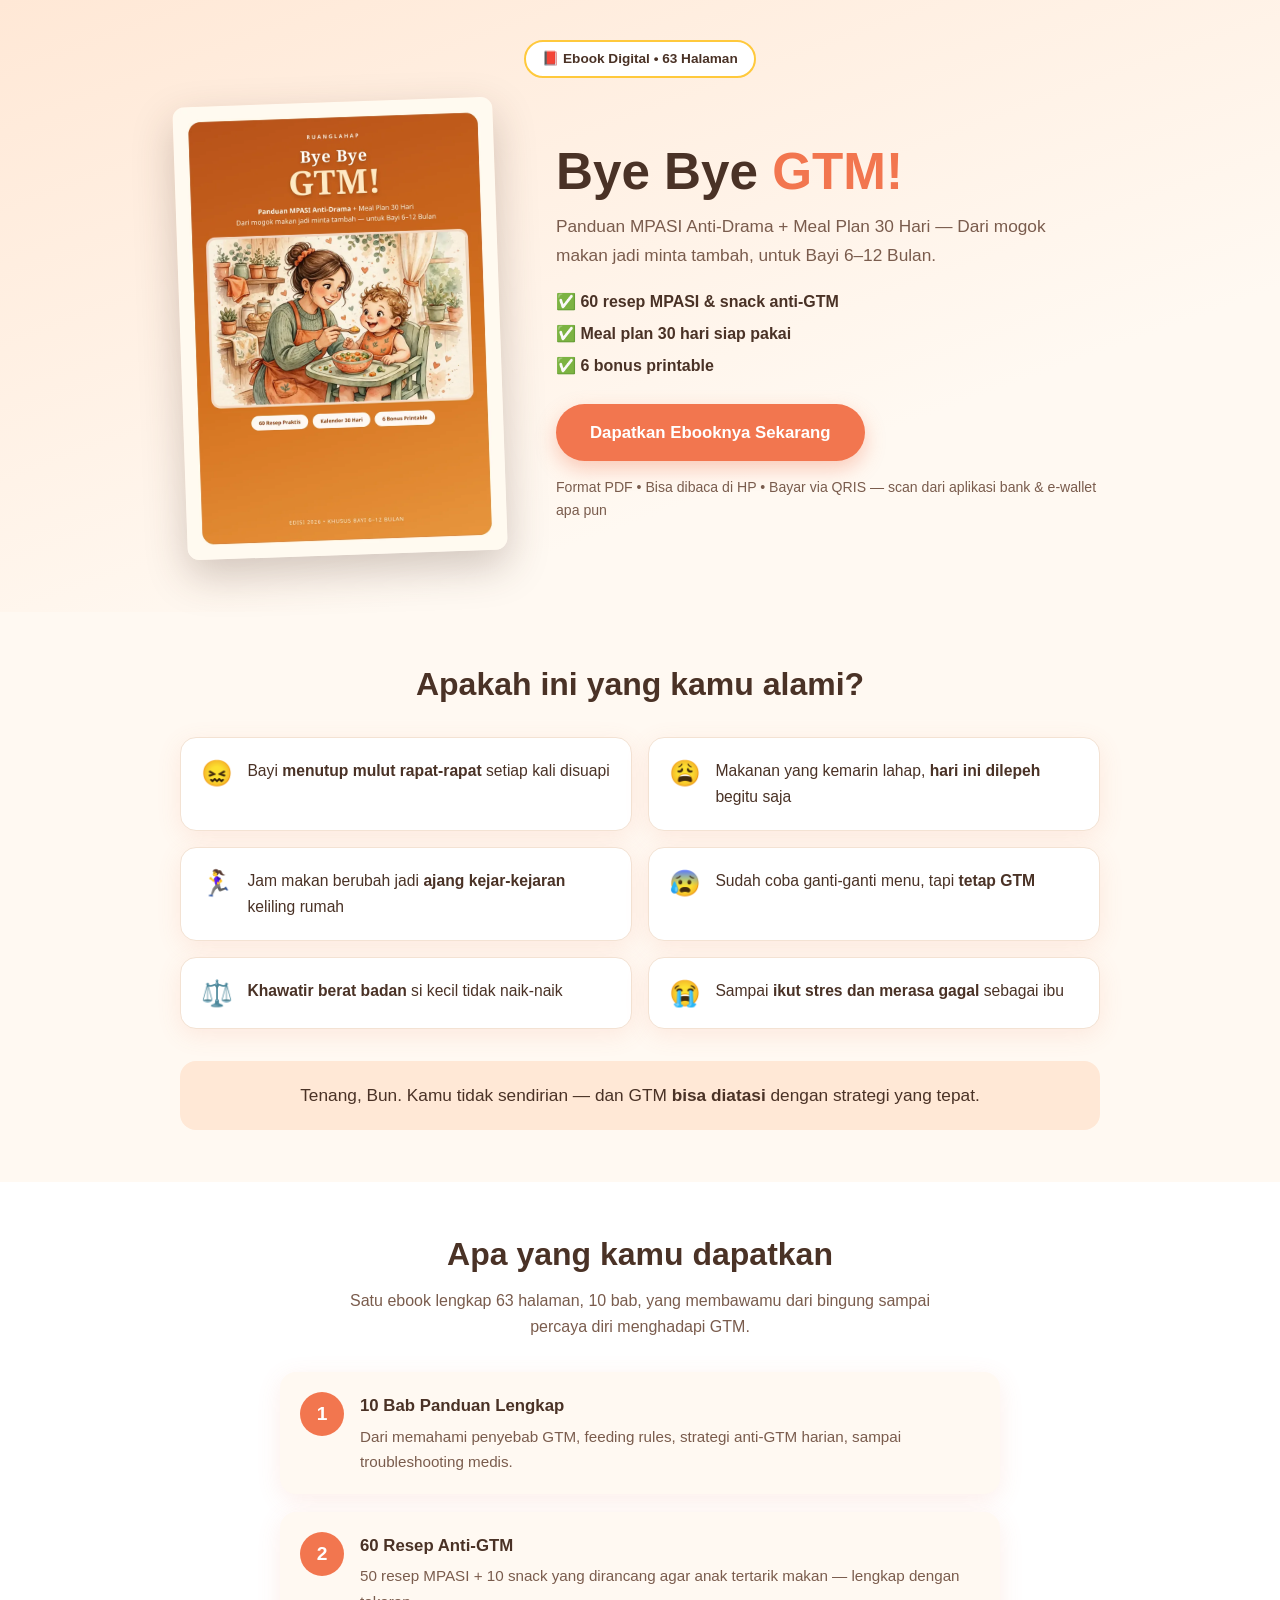
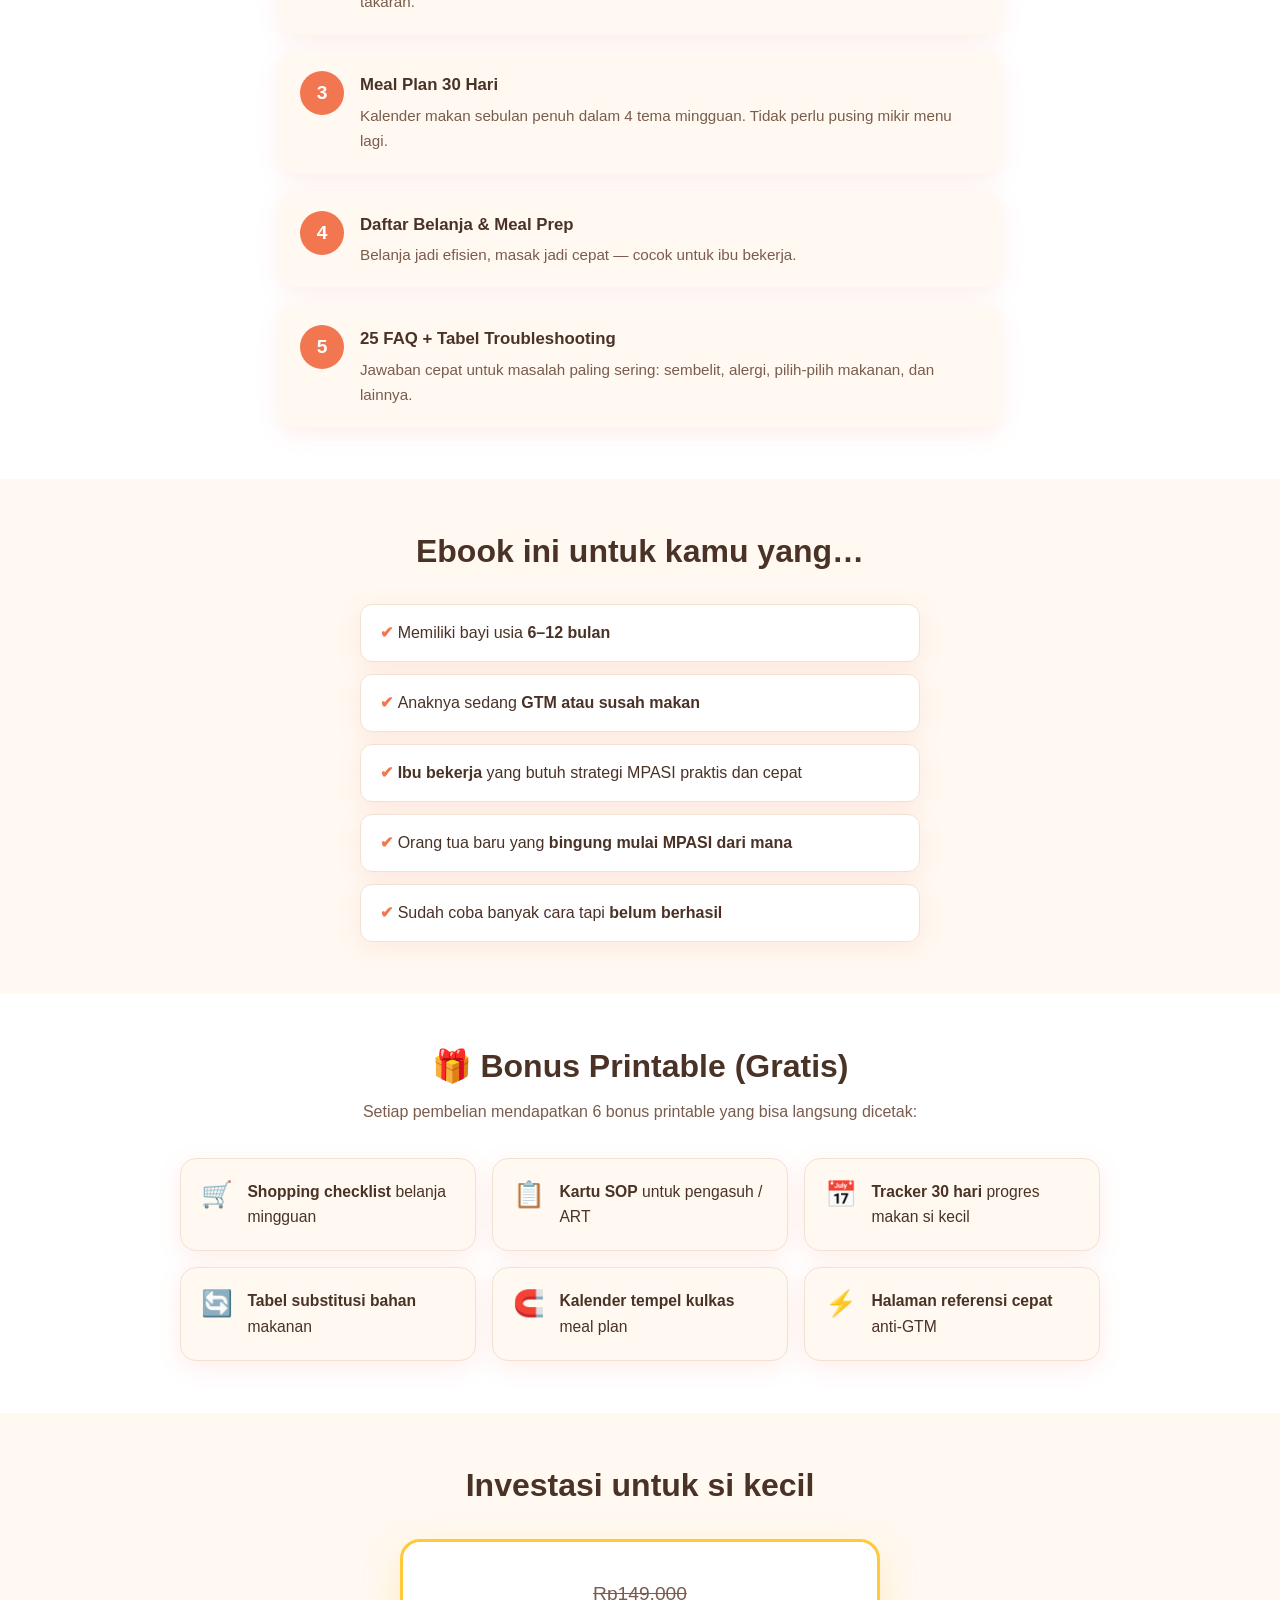
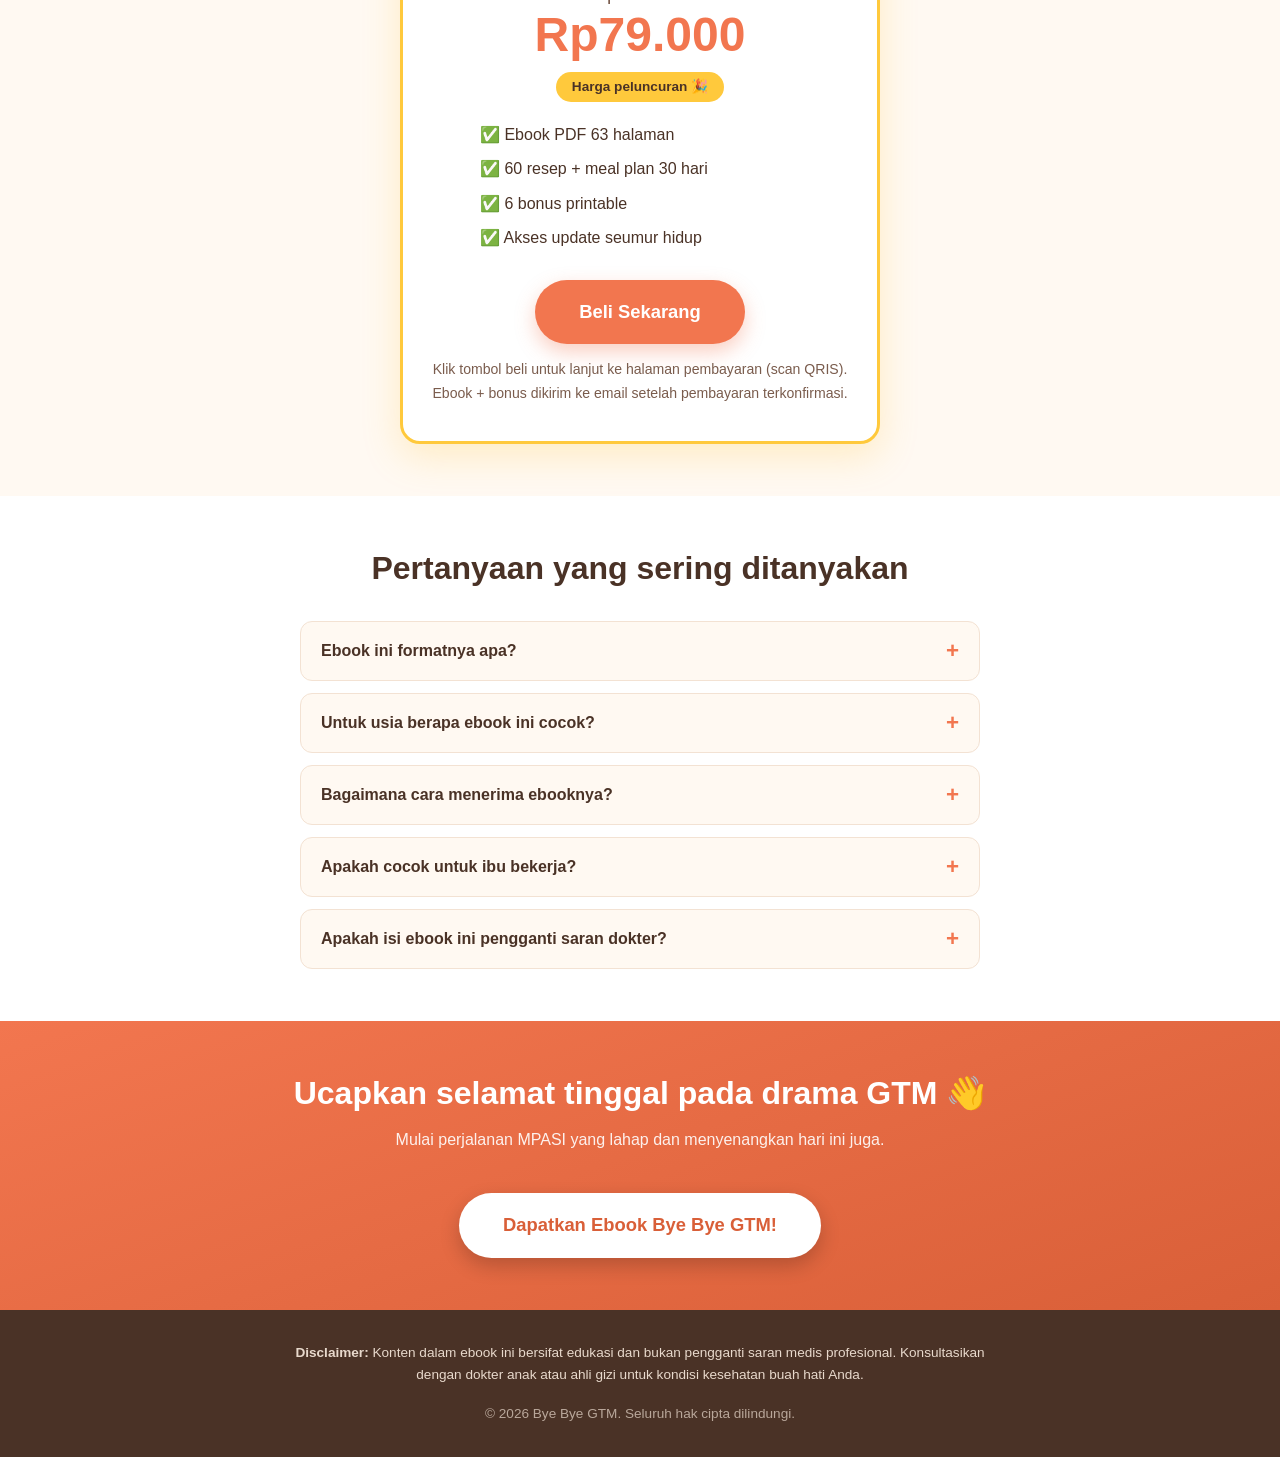
<file: index.html>
<!DOCTYPE html>
<html lang="id">
<head>
  <meta charset="UTF-8">
  <meta name="viewport" content="width=device-width, initial-scale=1.0">
  <title>Bye Bye GTM! — Panduan MPASI Anti-Drama + Meal Plan 30 Hari</title>
  <meta name="description" content="Ebook digital 63 halaman: panduan MPASI anti-drama, 60 resep, dan meal plan 30 hari untuk bayi 6–12 bulan. Dari mogok makan jadi minta tambah.">
  <link rel="stylesheet" href="styles.css">
</head>
<body>

  <!-- ============ HERO ============ -->
  <header class="hero">
    <div class="container">
      <!-- PEMBAYARAN: QRIS statis — tombol beli mengarah ke halaman bayar.html -->
      <span class="badge">📕 Ebook Digital • 63 Halaman</span>
      <div class="hero-grid">
        <div class="hero-cover">
          <img src="[data-uri]" alt="Cover ebook Bye Bye GTM! — Panduan MPASI Anti-Drama" width="800" height="1132" fetchpriority="high">
        </div>
        <div class="hero-text">
          <h1>Bye Bye <span class="hl">GTM!</span></h1>
          <p class="subtitle">Panduan MPASI Anti-Drama + Meal Plan 30 Hari — Dari mogok makan jadi minta tambah, untuk Bayi 6–12 Bulan.</p>
          <ul class="hero-points">
            <li>✅ 60 resep MPASI &amp; snack anti-GTM</li>
            <li>✅ Meal plan 30 hari siap pakai</li>
            <li>✅ 6 bonus printable</li>
          </ul>
          <!-- PEMBAYARAN: tombol ke halaman bayar.html -->
          <a class="btn btn-cta" href="bayar.html">Dapatkan Ebooknya Sekarang</a>
          <p class="hero-note">Format PDF • Bisa dibaca di HP • Bayar via QRIS — scan dari aplikasi bank & e-wallet apa pun</p>
        </div>
      </div>
    </div>
  </header>

  <!-- ============ PAIN POINTS ============ -->
  <section class="section" id="masalah">
    <div class="container">
      <h2>Apakah ini yang kamu alami?</h2>
      <div class="cards">
        <div class="card"><span class="emoji">😖</span><p>Bayi <strong>menutup mulut rapat-rapat</strong> setiap kali disuapi</p></div>
        <div class="card"><span class="emoji">😩</span><p>Makanan yang kemarin lahap, <strong>hari ini dilepeh</strong> begitu saja</p></div>
        <div class="card"><span class="emoji">🏃‍♀️</span><p>Jam makan berubah jadi <strong>ajang kejar-kejaran</strong> keliling rumah</p></div>
        <div class="card"><span class="emoji">😰</span><p>Sudah coba ganti-ganti menu, tapi <strong>tetap GTM</strong></p></div>
        <div class="card"><span class="emoji">⚖️</span><p><strong>Khawatir berat badan</strong> si kecil tidak naik-naik</p></div>
        <div class="card"><span class="emoji">😭</span><p>Sampai <strong>ikut stres dan merasa gagal</strong> sebagai ibu</p></div>
      </div>
      <p class="reassure">Tenang, Bun. Kamu tidak sendirian — dan GTM <strong>bisa diatasi</strong> dengan strategi yang tepat.</p>
    </div>
  </section>

  <!-- ============ ISI EBOOK ============ -->
  <section class="section alt" id="isi">
    <div class="container">
      <h2>Apa yang kamu dapatkan</h2>
      <p class="lead">Satu ebook lengkap 63 halaman, 10 bab, yang membawamu dari bingung sampai percaya diri menghadapi GTM.</p>
      <div class="benefits">
        <div class="benefit"><span class="num">1</span><div><h3>10 Bab Panduan Lengkap</h3><p>Dari memahami penyebab GTM, feeding rules, strategi anti-GTM harian, sampai troubleshooting medis.</p></div></div>
        <div class="benefit"><span class="num">2</span><div><h3>60 Resep Anti-GTM</h3><p>50 resep MPASI + 10 snack yang dirancang agar anak tertarik makan — lengkap dengan takaran.</p></div></div>
        <div class="benefit"><span class="num">3</span><div><h3>Meal Plan 30 Hari</h3><p>Kalender makan sebulan penuh dalam 4 tema mingguan. Tidak perlu pusing mikir menu lagi.</p></div></div>
        <div class="benefit"><span class="num">4</span><div><h3>Daftar Belanja &amp; Meal Prep</h3><p>Belanja jadi efisien, masak jadi cepat — cocok untuk ibu bekerja.</p></div></div>
        <div class="benefit"><span class="num">5</span><div><h3>25 FAQ + Tabel Troubleshooting</h3><p>Jawaban cepat untuk masalah paling sering: sembelit, alergi, pilih-pilih makanan, dan lainnya.</p></div></div>
      </div>
    </div>
  </section>

  <!-- ============ UNTUK SIAPA ============ -->
  <section class="section" id="untuk-siapa">
    <div class="container">
      <h2>Ebook ini untuk kamu yang…</h2>
      <ul class="checklist">
        <li>Memiliki bayi usia <strong>6–12 bulan</strong></li>
        <li>Anaknya sedang <strong>GTM atau susah makan</strong></li>
        <li><strong>Ibu bekerja</strong> yang butuh strategi MPASI praktis dan cepat</li>
        <li>Orang tua baru yang <strong>bingung mulai MPASI dari mana</strong></li>
        <li>Sudah coba banyak cara tapi <strong>belum berhasil</strong></li>
      </ul>
    </div>
  </section>

  <!-- ============ BONUS ============ -->
  <section class="section alt" id="bonus">
    <div class="container">
      <h2>🎁 Bonus Printable (Gratis)</h2>
      <p class="lead">Setiap pembelian mendapatkan 6 bonus printable yang bisa langsung dicetak:</p>
      <div class="cards bonus-grid">
        <div class="card"><span class="emoji">🛒</span><p><strong>Shopping checklist</strong> belanja mingguan</p></div>
        <div class="card"><span class="emoji">📋</span><p><strong>Kartu SOP</strong> untuk pengasuh / ART</p></div>
        <div class="card"><span class="emoji">📅</span><p><strong>Tracker 30 hari</strong> progres makan si kecil</p></div>
        <div class="card"><span class="emoji">🔄</span><p><strong>Tabel substitusi bahan</strong> makanan</p></div>
        <div class="card"><span class="emoji">🧲</span><p><strong>Kalender tempel kulkas</strong> meal plan</p></div>
        <div class="card"><span class="emoji">⚡</span><p><strong>Halaman referensi cepat</strong> anti-GTM</p></div>
      </div>
    </div>
  </section>

  <!-- ============ HARGA ============ -->
  <section class="section" id="harga">
    <div class="container">
      <h2>Investasi untuk si kecil</h2>
      <div class="price-card">
        <!-- PLACEHOLDER: harga Rp79.000 / Rp149.000 masih contoh, sesuaikan dengan harga jual final -->
        <p class="price-old">Rp149.000</p>
        <p class="price-new">Rp79.000</p>
        <p class="price-label">Harga peluncuran 🎉</p>
        <ul class="price-includes">
          <li>✅ Ebook PDF 63 halaman</li>
          <li>✅ 60 resep + meal plan 30 hari</li>
          <li>✅ 6 bonus printable</li>
          <li>✅ Akses update seumur hidup</li>
        </ul>
        <!-- PEMBAYARAN: tombol ke halaman bayar.html -->
        <a class="btn btn-cta btn-big" href="bayar.html">Beli Sekarang</a>
        <p class="price-note">Klik tombol beli untuk lanjut ke halaman pembayaran (scan QRIS). Ebook + bonus dikirim ke email setelah pembayaran terkonfirmasi.</p>
      </div>
    </div>
  </section>



  <!-- ============ FAQ ============ -->
  <section class="section alt" id="faq">
    <div class="container">
      <h2>Pertanyaan yang sering ditanyakan</h2>
      <div class="faq">
        <div class="faq-item">
          <button class="faq-q" aria-expanded="false">Ebook ini formatnya apa?</button>
          <div class="faq-a"><p>Ebook berbentuk <strong>PDF digital 63 halaman</strong> yang bisa dibaca di HP, tablet, atau laptop — dan bisa juga dicetak.</p></div>
        </div>
        <div class="faq-item">
          <button class="faq-q" aria-expanded="false">Untuk usia berapa ebook ini cocok?</button>
          <div class="faq-a"><p>Dirancang untuk <strong>bayi usia 6–12 bulan</strong>, dengan fokus utama mengatasi GTM (gerakan tutup mulut / anak susah makan).</p></div>
        </div>
        <div class="faq-item">
          <button class="faq-q" aria-expanded="false">Bagaimana cara menerima ebooknya?</button>
          <div class="faq-a"><p>Klik tombol beli, scan kode QRIS dengan aplikasi bank atau e-wallet, bayar sesuai nominal, dan file ebook + bonus akan <strong>dikirim langsung</strong> ke email-mu setelah pembayaran terkonfirmasi.</p></div>
        </div>
        <div class="faq-item">
          <button class="faq-q" aria-expanded="false">Apakah cocok untuk ibu bekerja?</button>
          <div class="faq-a"><p>Sangat cocok. Ada bab khusus <strong>meal prep</strong> dan bonus <strong>kartu SOP untuk pengasuh</strong>, jadi MPASI tetap jalan meski kamu sibuk.</p></div>
        </div>
        <div class="faq-item">
          <button class="faq-q" aria-expanded="false">Apakah isi ebook ini pengganti saran dokter?</button>
          <div class="faq-a"><p><strong>Tidak.</strong> Konten ebook bersifat edukasi. Untuk kondisi medis atau tumbuh kembang si kecil, konsultasikan dengan dokter anak atau ahli gizi.</p></div>
        </div>
      </div>
    </div>
  </section>

  <!-- ============ CTA AKHIR ============ -->
  <section class="section cta-final">
    <div class="container">
      <h2>Ucapkan selamat tinggal pada drama GTM 👋</h2>
      <p class="lead">Mulai perjalanan MPASI yang lahap dan menyenangkan hari ini juga.</p>
      <!-- PEMBAYARAN: tombol ke halaman bayar.html -->
      <a class="btn btn-cta btn-big" href="bayar.html">Dapatkan Ebook Bye Bye GTM!</a>
    </div>
  </section>

  <!-- ============ FOOTER ============ -->
  <footer class="footer">
    <div class="container">
      <p class="disclaimer"><strong>Disclaimer:</strong> Konten dalam ebook ini bersifat edukasi dan bukan pengganti saran medis profesional. Konsultasikan dengan dokter anak atau ahli gizi untuk kondisi kesehatan buah hati Anda.</p>
      <p class="copyright">© 2026 Bye Bye GTM. Seluruh hak cipta dilindungi.</p>
    </div>
  </footer>

  <script src="script.js"></script>
</body>
</html>
</file>
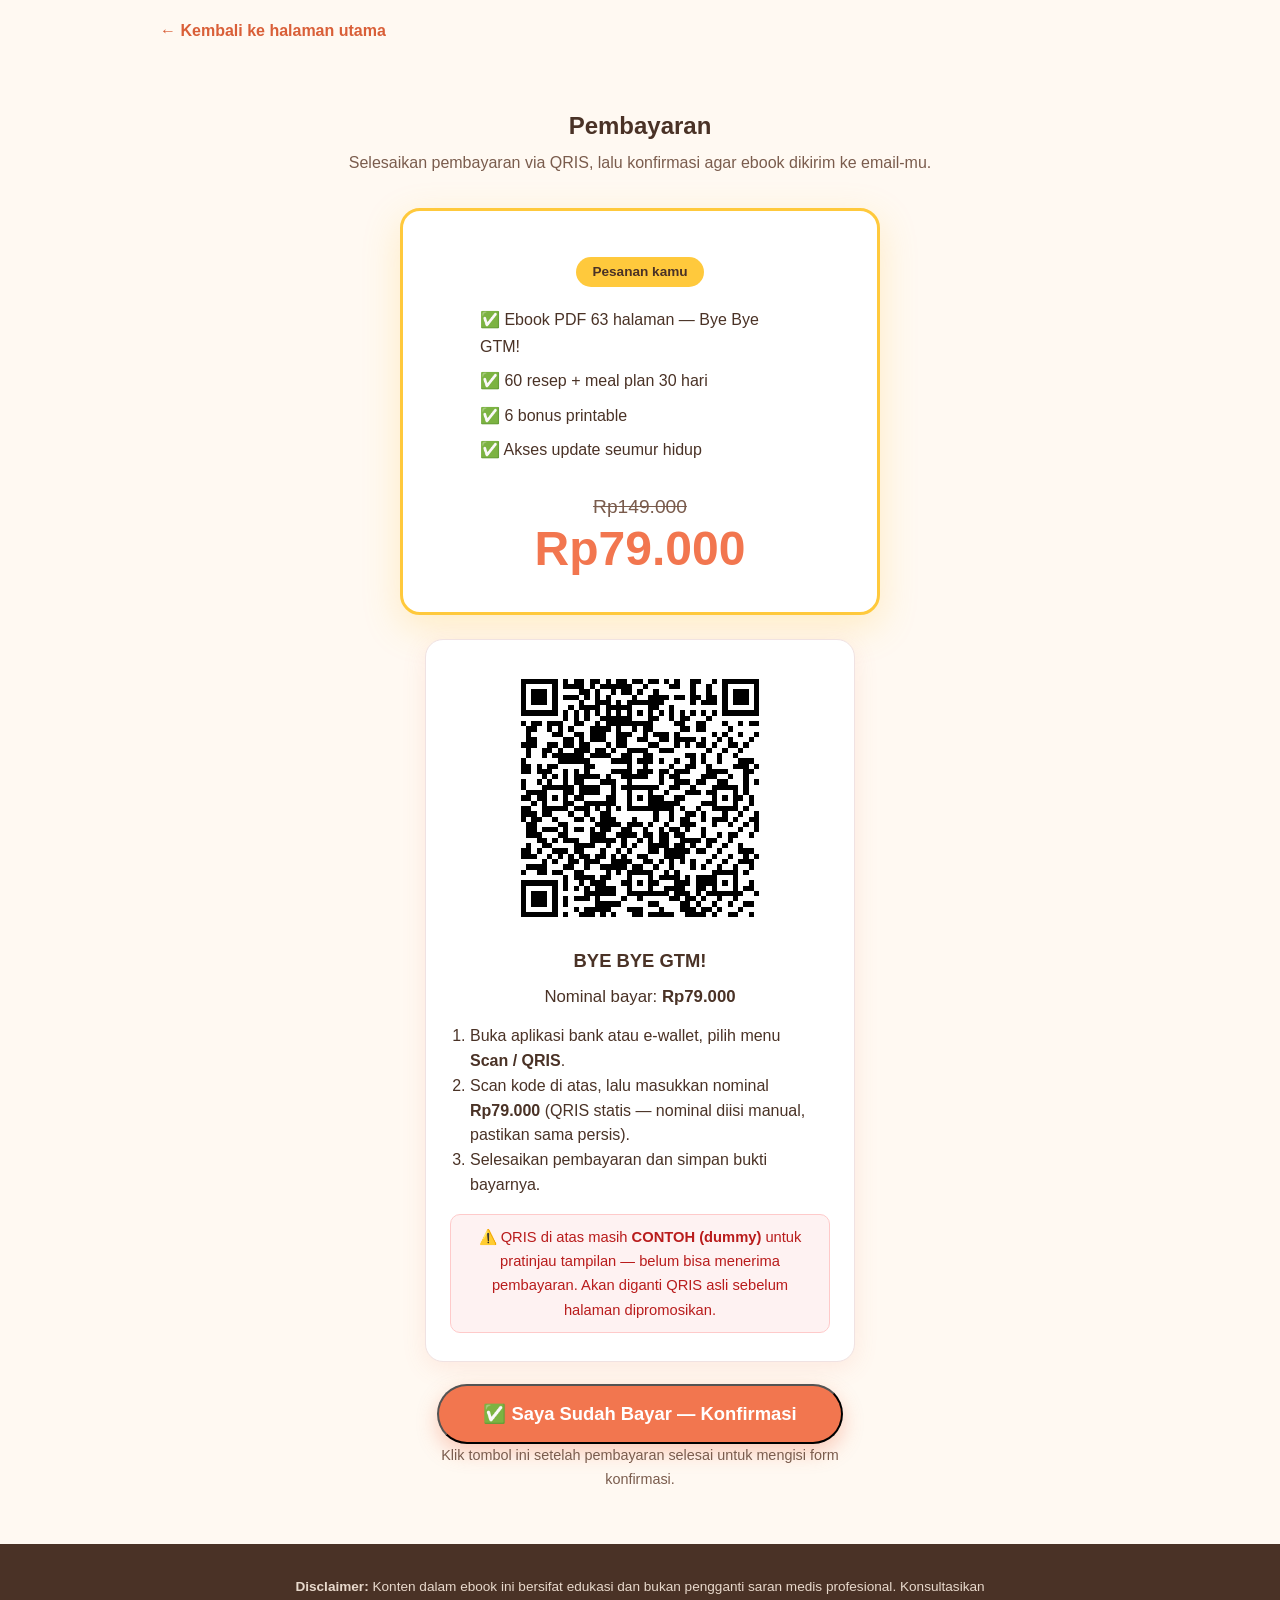
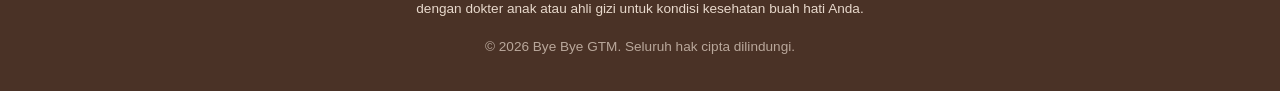
<file: bayar.html>
<!DOCTYPE html>
<html lang="id">
<head>
  <meta charset="UTF-8">
  <meta name="viewport" content="width=device-width, initial-scale=1.0">
  <title>Pembayaran — Bye Bye GTM!</title>
  <meta name="description" content="Halaman pembayaran ebook Bye Bye GTM! via QRIS.">
  <link rel="stylesheet" href="styles.css">
  <style>
    .pay-top{padding:18px 0 0}
    .back-link{color:var(--coral-dark);text-decoration:none;font-weight:600}
    .pay-title{text-align:center;margin:10px 0 4px}
    .pay-sub{text-align:center;color:var(--brown-soft);margin:0 0 8px}
    .qris-card{max-width:430px;margin:24px auto 0;background:#fff;border:1px solid #f0e2e2;border-radius:18px;padding:28px 24px;text-align:center;box-shadow:var(--shadow)}
    .qris-card img{width:260px;height:260px;image-rendering:pixelated}
    .qris-merchant{font-weight:700;font-size:1.15rem;margin:10px 0 2px}
    .qris-amount{font-size:1.05rem;margin:6px 0 14px}
    .qris-steps{text-align:left;margin:0 auto;max-width:340px;line-height:1.55}
    .qris-note{margin-top:16px;color:#b91c1c;background:#fef2f2;border:1px solid #fecaca;border-radius:10px;padding:10px 12px;font-size:.92rem}
    .confirm-wrap{max-width:430px;margin:22px auto 0;text-align:center}
    .form-card{max-width:430px;margin:24px auto 0;background:#fff;border:1px solid #f0e2e2;border-radius:18px;padding:28px 24px;box-shadow:var(--shadow)}
    .form-card label{display:block;text-align:left;font-weight:600;margin:14px 0 6px}
    .form-card input{width:100%;box-sizing:border-box;padding:12px 14px;border:1px solid #e3cfc2;border-radius:10px;font-size:1rem;font-family:inherit}
    .form-card .hint{font-size:.9rem;color:var(--brown-soft);text-align:left;margin-top:4px}
    .form-card button{margin-top:20px;width:100%}
    .ok-note{display:none;margin-top:16px;color:#166534;background:#f0fdf4;border:1px solid #bbf7d0;border-radius:10px;padding:10px 12px;font-size:.95rem}
    [hidden]{display:none !important}
  </style>
</head>
<body>

  <div class="container pay-top">
    <a class="back-link" href="index.html">← Kembali ke halaman utama</a>
  </div>

  <section class="section">
    <div class="container">
      <h1 class="pay-title">Pembayaran</h1>
      <p class="pay-sub">Selesaikan pembayaran via QRIS, lalu konfirmasi agar ebook dikirim ke email-mu.</p>

      <div class="price-card">
        <p class="price-label">Pesanan kamu</p>
        <ul class="price-includes">
          <li>✅ Ebook PDF 63 halaman — Bye Bye GTM!</li>
          <li>✅ 60 resep + meal plan 30 hari</li>
          <li>✅ 6 bonus printable</li>
          <li>✅ Akses update seumur hidup</li>
        </ul>
        <p class="price-old">Rp149.000</p>
        <p class="price-new">Rp79.000</p>
      </div>

      <!-- LANGKAH 1: QRIS -->
      <div id="step-bayar">
        <div class="qris-card">
          <img src="[data-uri]" alt="Kode QRIS pembayaran Bye Bye GTM" />
          <p class="qris-merchant">BYE BYE GTM!</p>
          <p class="qris-amount">Nominal bayar: <strong>Rp79.000</strong></p>
          <ol class="qris-steps">
            <li>Buka aplikasi bank atau e-wallet, pilih menu <strong>Scan / QRIS</strong>.</li>
            <li>Scan kode di atas, lalu masukkan nominal <strong>Rp79.000</strong> (QRIS statis — nominal diisi manual, pastikan sama persis).</li>
            <li>Selesaikan pembayaran dan simpan bukti bayarnya.</li>
          </ol>
          <p class="qris-note">⚠️ QRIS di atas masih <strong>CONTOH (dummy)</strong> untuk pratinjau tampilan — belum bisa menerima pembayaran. Akan diganti QRIS asli sebelum halaman dipromosikan.</p>
        </div>
        <div class="confirm-wrap">
          <button type="button" class="btn btn-cta btn-big" id="btnKonfirmasi">✅ Saya Sudah Bayar — Konfirmasi</button>
          <p class="hint" style="color:var(--brown-soft);font-size:.9rem">Klik tombol ini setelah pembayaran selesai untuk mengisi form konfirmasi.</p>
        </div>
      </div>

      <!-- LANGKAH 2: FORM KONFIRMASI -->
      <div id="step-form" hidden>
        <form class="form-card" id="formKonfirmasi">
          <h2 style="margin-top:0;text-align:center">Konfirmasi Pembayaran</h2>
          <p class="hint">Isi data di bawah ini — admin akan mengirim ebook + bonus ke email-mu dan membalas ke WhatsApp-mu.</p>
          <label for="f-nama">Nama lengkap</label>
          <input id="f-nama" name="nama" type="text" placeholder="Nama kamu" required>
          <label for="f-wa">Nomor WhatsApp</label>
          <input id="f-wa" name="wa" type="tel" inputmode="tel" placeholder="08xxxxxxxxxx" required>
          <label for="f-email">Email</label>
          <input id="f-email" name="email" type="email" placeholder="email@contoh.com" required>
          <p class="hint">Setelah klik kirim, WhatsApp akan terbuka dengan pesan konfirmasi yang sudah terisi otomatis ke nomor admin — tinggal tekan kirim di WhatsApp.</p>
          <button type="submit" class="btn btn-cta btn-big">Kirim Konfirmasi via WhatsApp</button>
          <p class="ok-note" id="okNote">WhatsApp dibuka di tab baru — jangan lupa tekan <strong>Kirim</strong> di sana ya. Kalau tidak terbuka, <a href="#" id="waRetry">klik di sini untuk membuka lagi</a>.</p>
          <p style="text-align:center;margin-top:14px"><a class="back-link" href="#" id="btnKembali">← Kembali ke kode QRIS</a></p>
        </form>
      </div>

    </div>
  </section>

  <footer class="footer">
    <div class="container">
      <p class="disclaimer"><strong>Disclaimer:</strong> Konten dalam ebook ini bersifat edukasi dan bukan pengganti saran medis profesional. Konsultasikan dengan dokter anak atau ahli gizi untuk kondisi kesehatan buah hati Anda.</p>
      <p class="copyright">© 2026 Bye Bye GTM. Seluruh hak cipta dilindungi.</p>
    </div>
  </footer>

  <script>
    // ⚠️ PLACEHOLDER: ganti dengan nomor WhatsApp ADMIN asli (format 62xxxxxxxxxx)
    var ADMIN_WA = "6280000000000";

    var stepBayar = document.getElementById('step-bayar');
    var stepForm  = document.getElementById('step-form');
    document.getElementById('btnKonfirmasi').addEventListener('click', function () {
      stepBayar.hidden = true;
      stepForm.hidden = false;
      window.scrollTo({ top: 0, behavior: 'smooth' });
    });
    document.getElementById('btnKembali').addEventListener('click', function (e) {
      e.preventDefault();
      stepForm.hidden = true;
      stepBayar.hidden = false;
      window.scrollTo({ top: 0, behavior: 'smooth' });
    });

    var lastWaUrl = '#';
    document.getElementById('formKonfirmasi').addEventListener('submit', function (e) {
      e.preventDefault();
      var nama  = document.getElementById('f-nama').value.trim();
      var wa    = document.getElementById('f-wa').value.replace(/[^0-9]/g, '');
      var email = document.getElementById('f-email').value.trim();
      if (wa.charAt(0) === '0') wa = '62' + wa.slice(1);
      else if (wa.charAt(0) === '8') wa = '62' + wa;
      var pesan = 'Halo Admin Bye Bye GTM! \u{1F44B}\n\n' +
        'Saya sudah bayar via QRIS sebesar *Rp79.000* untuk ebook *Bye Bye GTM!*.\n\n' +
        'Nama: ' + nama + '\n' +
        'No. WA: ' + wa + '\n' +
        'Email: ' + email + '\n\n' +
        'Mohon ebook + bonusnya dikirim ke email saya. Terima kasih \u{1F64F}';
      lastWaUrl = 'https://wa.me/' + ADMIN_WA + '?text=' + encodeURIComponent(pesan);
      window.open(lastWaUrl, '_blank');
      var ok = document.getElementById('okNote');
      ok.style.display = 'block';
    });
    document.getElementById('waRetry').addEventListener('click', function (e) {
      e.preventDefault();
      window.open(lastWaUrl, '_blank');
    });
  </script>
</body>
</html>
</file>
<file: styles.css>
/* Bye Bye GTM! — landing page styles. Mobile-first, no external dependencies. */

:root {
  --cream: #fff9f2;
  --peach: #ffe8d6;
  --coral: #f2764f;
  --coral-dark: #d95f38;
  --brown: #4a3226;
  --brown-soft: #7a5c4d;
  --gold: #ffc93c;
  --white: #ffffff;
  --radius: 16px;
  --shadow: 0 6px 24px rgba(242, 118, 79, 0.12);
}

* { box-sizing: border-box; margin: 0; padding: 0; }

html { scroll-behavior: smooth; }

body {
  font-family: -apple-system, BlinkMacSystemFont, "Segoe UI", Roboto, "Helvetica Neue", Arial, sans-serif;
  background: var(--cream);
  color: var(--brown);
  line-height: 1.65;
  -webkit-font-smoothing: antialiased;
}

.container {
  width: 100%;
  max-width: 960px;
  margin: 0 auto;
  padding: 0 20px;
}

h2 {
  font-size: 1.65rem;
  line-height: 1.3;
  margin-bottom: 0.75rem;
  text-align: center;
}

.lead {
  text-align: center;
  color: var(--brown-soft);
  max-width: 620px;
  margin: 0 auto 2rem;
}

/* ---------- Buttons ---------- */
.btn {
  display: inline-block;
  text-decoration: none;
  font-weight: 700;
  border-radius: 999px;
  transition: transform 0.15s ease, background 0.15s ease;
}

.btn-cta {
  background: var(--coral);
  color: var(--white);
  padding: 15px 34px;
  font-size: 1.05rem;
  box-shadow: 0 8px 20px rgba(242, 118, 79, 0.35);
}

.btn-cta:hover, .btn-cta:focus { background: var(--coral-dark); transform: translateY(-2px); }
.btn-cta:active { transform: translateY(0); }

.btn-big { font-size: 1.15rem; padding: 17px 44px; }

/* ---------- Hero ---------- */
.hero {
  background: linear-gradient(160deg, var(--peach) 0%, var(--cream) 70%);
  padding: 2.5rem 0 3rem;
  text-align: center;
}

.badge {
  display: inline-block;
  background: var(--white);
  border: 2px solid var(--gold);
  color: var(--brown);
  font-weight: 700;
  font-size: 0.85rem;
  padding: 6px 16px;
  border-radius: 999px;
  margin-bottom: 1.5rem;
}

.hero-grid {
  display: flex;
  flex-direction: column;
  align-items: center;
  gap: 2rem;
}

.hero-cover img {
  width: min(280px, 70vw);
  height: auto;
  border-radius: 12px;
  box-shadow: 0 16px 40px rgba(74, 50, 38, 0.25);
  transform: rotate(-2deg);
}

.hero-text h1 {
  font-size: 2.6rem;
  line-height: 1.1;
  margin-bottom: 0.75rem;
}

.hero-text h1 .hl { color: var(--coral); }

.subtitle {
  font-size: 1.08rem;
  color: var(--brown-soft);
  margin-bottom: 1.25rem;
  max-width: 560px;
  margin-left: auto;
  margin-right: auto;
}

.hero-points {
  list-style: none;
  margin-bottom: 1.5rem;
  display: flex;
  flex-direction: column;
  gap: 0.35rem;
  font-weight: 600;
}

.hero-note {
  margin-top: 0.9rem;
  font-size: 0.88rem;
  color: var(--brown-soft);
}

/* ---------- Sections ---------- */
.section { padding: 3.25rem 0; }
.section.alt { background: var(--white); }

/* ---------- Cards ---------- */
.cards {
  display: grid;
  grid-template-columns: 1fr;
  gap: 1rem;
  margin-top: 2rem;
}

.card {
  background: var(--white);
  border: 1px solid #f3e2d3;
  border-radius: var(--radius);
  padding: 1.25rem;
  box-shadow: var(--shadow);
  display: flex;
  gap: 0.9rem;
  align-items: flex-start;
}

.section.alt .card { background: var(--cream); }

.card .emoji { font-size: 1.6rem; line-height: 1.2; flex-shrink: 0; }
.card p { font-size: 0.98rem; }

.reassure {
  text-align: center;
  margin-top: 2rem;
  font-size: 1.08rem;
  background: var(--peach);
  border-radius: var(--radius);
  padding: 1.25rem 1.5rem;
}

/* ---------- Benefits ---------- */
.benefits {
  display: flex;
  flex-direction: column;
  gap: 1.1rem;
  margin-top: 2rem;
}

.benefit {
  display: flex;
  gap: 1rem;
  background: var(--cream);
  border-radius: var(--radius);
  padding: 1.25rem;
  box-shadow: var(--shadow);
  align-items: flex-start;
}

.benefit .num {
  flex-shrink: 0;
  width: 44px;
  height: 44px;
  border-radius: 50%;
  background: var(--coral);
  color: var(--white);
  font-weight: 800;
  font-size: 1.2rem;
  display: flex;
  align-items: center;
  justify-content: center;
}

.benefit h3 { font-size: 1.05rem; margin-bottom: 0.25rem; }
.benefit p { font-size: 0.95rem; color: var(--brown-soft); }

/* ---------- Checklist ---------- */
.checklist {
  list-style: none;
  max-width: 560px;
  margin: 2rem auto 0;
  display: flex;
  flex-direction: column;
  gap: 0.8rem;
}

.checklist li {
  background: var(--white);
  border: 1px solid #f3e2d3;
  border-radius: 12px;
  padding: 0.9rem 1.2rem;
  box-shadow: var(--shadow);
}

.checklist li::before {
  content: "✔ ";
  color: var(--coral);
  font-weight: 800;
}

/* ---------- Price ---------- */
.price-card {
  max-width: 480px;
  margin: 2rem auto 0;
  background: var(--white);
  border: 3px solid var(--gold);
  border-radius: 20px;
  padding: 2.25rem 1.75rem;
  text-align: center;
  box-shadow: 0 12px 36px rgba(255, 201, 60, 0.25);
}

.price-old {
  font-size: 1.2rem;
  color: var(--brown-soft);
  text-decoration: line-through;
}

.price-new {
  font-size: 3rem;
  font-weight: 800;
  color: var(--coral);
  line-height: 1.1;
}

.price-label {
  display: inline-block;
  background: var(--gold);
  color: var(--brown);
  font-weight: 700;
  font-size: 0.85rem;
  border-radius: 999px;
  padding: 4px 16px;
  margin: 0.6rem 0 1.25rem;
}

.price-includes {
  list-style: none;
  text-align: left;
  margin: 0 auto 1.75rem;
  max-width: 320px;
  display: flex;
  flex-direction: column;
  gap: 0.5rem;
}

.price-note {
  margin-top: 0.9rem;
  font-size: 0.88rem;
  color: var(--brown-soft);
}

/* ---------- FAQ ---------- */
.faq {
  max-width: 680px;
  margin: 2rem auto 0;
  display: flex;
  flex-direction: column;
  gap: 0.75rem;
}

.faq-item {
  background: var(--cream);
  border: 1px solid #f3e2d3;
  border-radius: 12px;
  overflow: hidden;
}

.faq-q {
  width: 100%;
  background: none;
  border: none;
  text-align: left;
  font-size: 1rem;
  font-weight: 700;
  color: var(--brown);
  padding: 1rem 1.25rem;
  cursor: pointer;
  display: flex;
  justify-content: space-between;
  align-items: center;
  gap: 1rem;
  font-family: inherit;
}

.faq-q::after {
  content: "+";
  font-size: 1.4rem;
  color: var(--coral);
  flex-shrink: 0;
  transition: transform 0.2s ease;
}

.faq-item.open .faq-q::after { transform: rotate(45deg); }

.faq-a {
  max-height: 0;
  overflow: hidden;
  transition: max-height 0.25s ease;
}

.faq-a p {
  padding: 0 1.25rem 1.1rem;
  font-size: 0.95rem;
  color: var(--brown-soft);
}

/* ---------- Final CTA ---------- */
.cta-final {
  background: linear-gradient(160deg, var(--coral) 0%, var(--coral-dark) 100%);
  color: var(--white);
  text-align: center;
}

.cta-final h2 { color: var(--white); }

.cta-final .lead { color: rgba(255, 255, 255, 0.9); }

.cta-final .btn-cta {
  background: var(--white);
  color: var(--coral-dark);
  box-shadow: 0 8px 20px rgba(0, 0, 0, 0.2);
  margin-top: 0.5rem;
}

.cta-final .btn-cta:hover { background: var(--cream); }

/* ---------- Footer ---------- */
.footer {
  background: var(--brown);
  color: #e8d9cc;
  padding: 2rem 0;
  text-align: center;
  font-size: 0.85rem;
}

.footer .disclaimer { margin-bottom: 1rem; max-width: 720px; margin-left: auto; margin-right: auto; }
.footer .copyright { opacity: 0.7; }

/* ---------- Desktop ---------- */
@media (min-width: 768px) {
  h2 { font-size: 2rem; }

  .hero-grid {
    flex-direction: row;
    text-align: left;
    justify-content: center;
    gap: 3.5rem;
  }

  .hero-cover img { width: 320px; }
  .hero-text h1 { font-size: 3.2rem; }
  .subtitle { margin-left: 0; margin-right: 0; }

  .cards { grid-template-columns: repeat(2, 1fr); }
  .bonus-grid { grid-template-columns: repeat(3, 1fr); }

  .benefits { max-width: 720px; margin-left: auto; margin-right: auto; }
}
</file>
